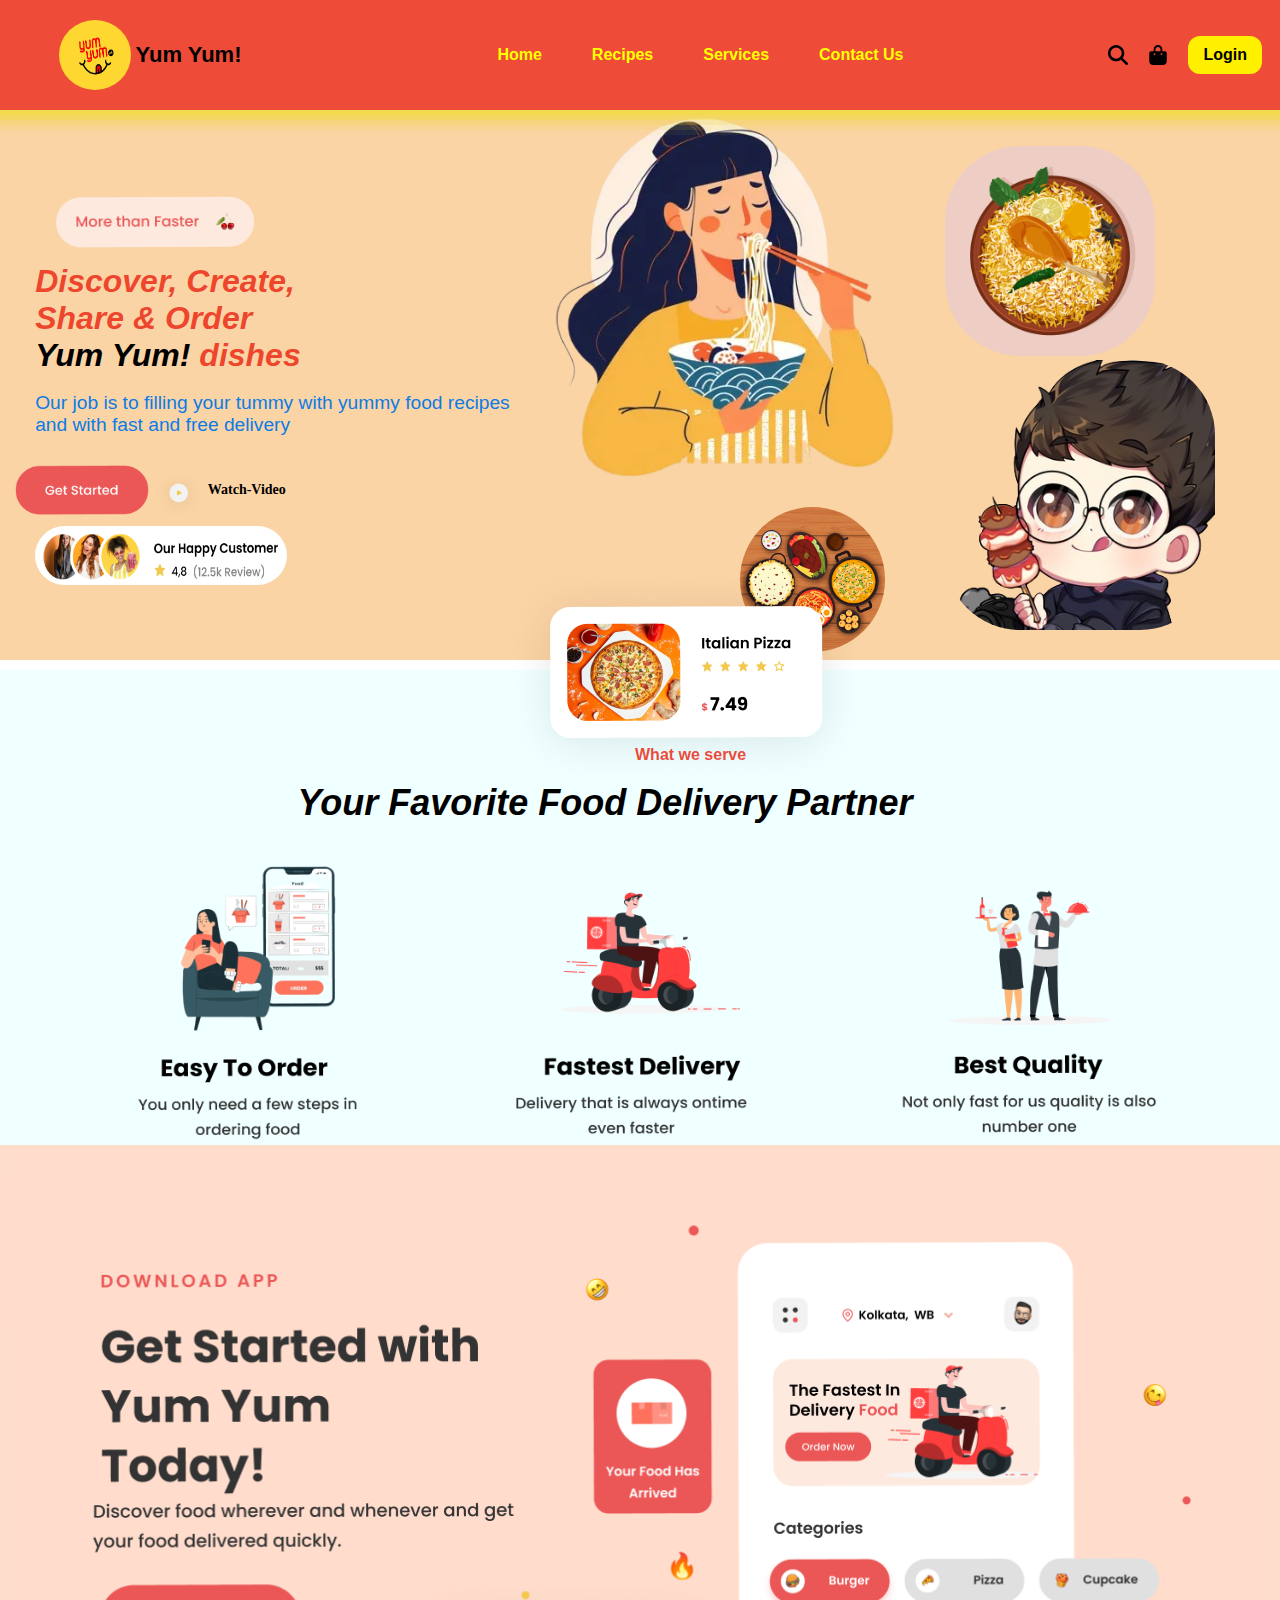
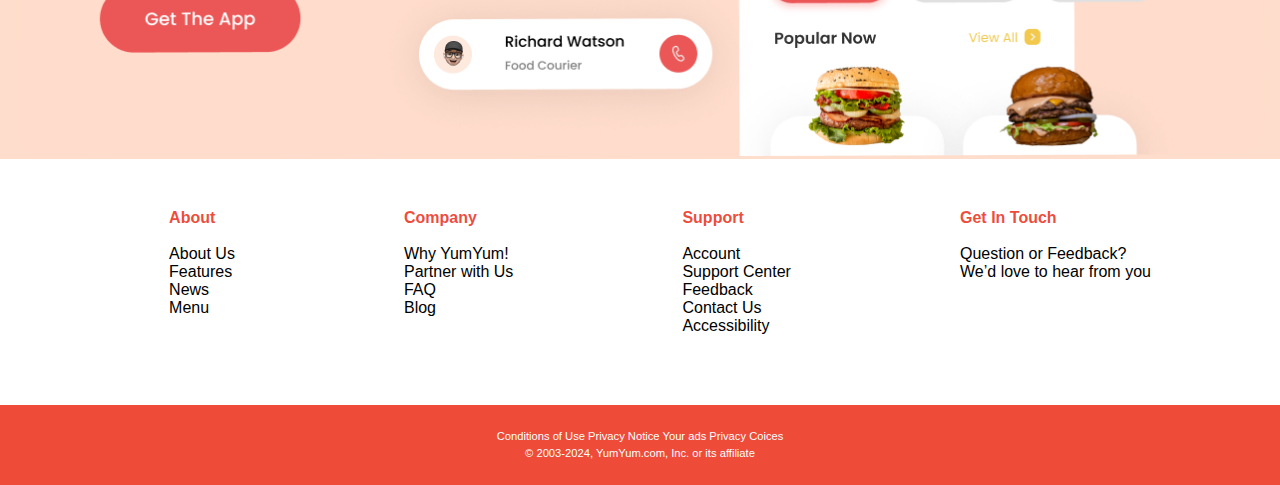
<file: index.html>
<!DOCTYPE html>
<html lang="en">

<head>
    <meta charset="UTF-8">
    <meta name="viewport" content="width=device-width, initial-scale=1.0">
    <title>YumYum.com</title>
    <link rel="stylesheet" href="style1.css">
</head>

<body>
    <header>
        <!-- nav bar -->
        <div class="navbar">
            <div class="nav-logo">
                <img src="Images/logo.png">
                <span>Yum Yum!</span>
                <!-- <span class="yum-part2">Yum</span> -->
            </div>

            <div class="nav-items">
                <ul>
                    <a href="#">
                        <li>Home</li>
                    </a>
                    <a href="index3.html">
                        <li>Recipes</li>
                    </a>
                    <a href="index2.html">
                        <li>Services </li>

                    </a>
                    <a href="contact.html">
                        <li>Contact Us</li>
                    </a>
                </ul>
            </div>
            <div class="nav-icons">
                <svg xmlns="http://www.w3.org/2000/svg" viewBox="0 0 512 512">
                    <path
                        d="M416 208c0 45.9-14.9 88.3-40 122.7L502.6 457.4c12.5 12.5 12.5 32.8 0 45.3s-32.8 12.5-45.3 0L330.7 376c-34.4 25.2-76.8 40-122.7 40C93.1 416 0 322.9 0 208S93.1 0 208 0S416 93.1 416 208zM208 352a144 144 0 1 0 0-288 144 144 0 1 0 0 288z" />
                </svg>

                <svg xmlns="http://www.w3.org/2000/svg" viewBox="0 0 448 512">
                    <path
                        d="M160 112c0-35.3 28.7-64 64-64s64 28.7 64 64v48H160V112zm-48 48H48c-26.5 0-48 21.5-48 48V416c0 53 43 96 96 96H352c53 0 96-43 96-96V208c0-26.5-21.5-48-48-48H336V112C336 50.1 285.9 0 224 0S112 50.1 112 112v48zm24 48a24 24 0 1 1 0 48 24 24 0 1 1 0-48zm152 24a24 24 0 1 1 48 0 24 24 0 1 1 -48 0z" />
                </svg>
                <div class="nav-btn">
                    <a href="/login.html"><button class="button" role="button">Login</button></a>
                </div>
            </div>
    </header>

    <!-- hero section -->
    <div class="hero-section">
        <div class="hero-tagline">

            <div class="hero1">
                <img src="Images/hero1.png" alt="">
            </div>
            <p>Discover, Create,</p>
            <p>Share & Order</p>
            <p><span>Yum Yum!</span> dishes</p> <br>
            <div class="description">
                Our job is to filling your tummy with yummy food recipes <br>
                and with fast and free delivery
            </div><br>

            <div class="getStart">
                <img src="Images/getStarted.png">
                <div class="vdo">
                    <img src="Images/vdo.png">
                </div>
                <span>Watch-</span>
                <span> Video</span>
            </div>
            <div class="rating">
                <img src="Images/rating.png">
            </div>
        </div>

        <div class="hero-img">
            <div class="hero-girl">
                <img src="Images/girl-removebg-preview.png">

                <div class="thali">
                    <img src="Images/thali.jpg">
                </div>

            </div>

            <div class="hero-boy">
                <div class="biryani">
                    <img src="Images/biryani.jpg">
                </div>
                <img src="Images/boy-removebg-preview.png">
            </div>
        </div>
    </div>
    <div class="catalog">
        <img src="Images/catalog.png">
        <p>What we serve</p>
    </div>

    <div class="hero-section2">
        <div class="line1">
            <h1>Your Favorite Food Delivery Partner</h1>
        </div>
        <div class="hero2img">
            <img src="Images/sec2.png">
        </div>
    </div>
    <div class="hero-section3">
        <img src="Images/sec3.png">
    </div>
</body>

<footer>
    <div class="foot">
        <div class="foot-panel1">
            <ul>
                <p>About</p> <br>
                <a>About Us</a>
                <a>Features</a>
                <a>News</a>
                <a>Menu</a>
            </ul>

            <ul>
                <p>Company</p> <br>
                <a>Why YumYum!</a>
                <a>Partner with Us</a>
                <a>FAQ</a>
                <a>Blog</a>
            </ul>

            <ul>
                <p>Support</p> <br>
                <a>Account</a>
                <a>Support Center</a>
                <a>Feedback</a>
                <a>Contact Us</a>
                <a>Accessibility</a>
            </ul>

            <ul>
                <p>Get In Touch</p> <br>
                <a>Question or Feedback?</a>
                <a>We’d love to hear from you</a>

            </ul>
        </div>


        <div class="foot-panel2">
            <div class="pages">
                <a>Conditions of Use</a>
                <a>Privacy Notice</a>
                <a>Your ads Privacy Coices</a>
            </div>

            <div class="copyright">
                &copy 2003-2024, YumYum.com, Inc. or its affiliate
            </div>
        </div>

    </div>
</footer>

</html>
</file>
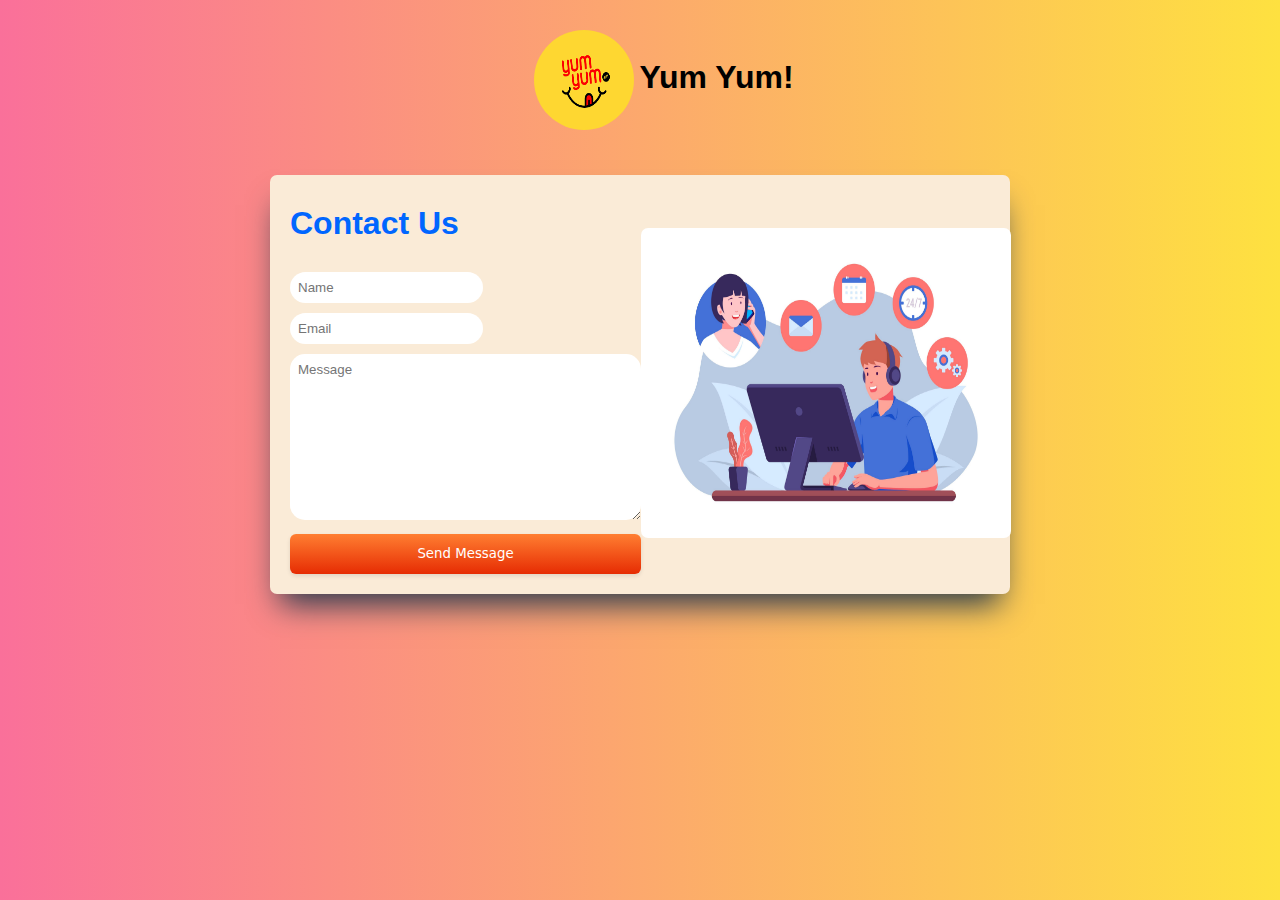
<file: contact.html>
<!DOCTYPE html>
<html lang="en">
<head>
    <meta charset="UTF-8">
    <meta name="viewport" content="width=device-width, initial-scale=1.0">
    <title>Contact Us-Yum Yum!</title>
    <link rel="stylesheet" href="contact.css">
</head>
<body>
        <div class="nav-logo">
            <img src="Images/logo.png">
            <span>Yum Yum!</span>
            
        </div>

    
    <div class="box">
        <div class="form">
            <form>
                <div class="form-contents">
                    <h1>Contact Us</h1>
                </div>

                <div class="form-contents">
                    <input type="text" placeholder="Name">
                </div>

                <div class="form-contents">
                    <input type="email" placeholder="Email">
                </div>

                <div class="form-contents">
                    <textarea name="" id="" cols="40" rows="10" placeholder="Message"></textarea>
                </div>
                <div class="form-contents">
                    <button class="button-42" role="button">Send Message</button>
                </div>
                
            </form>
        </div>
        <div class="image">
            <img src="Images/contact.jpg">
        </div>
    </div>
</body>
</html>
</file>
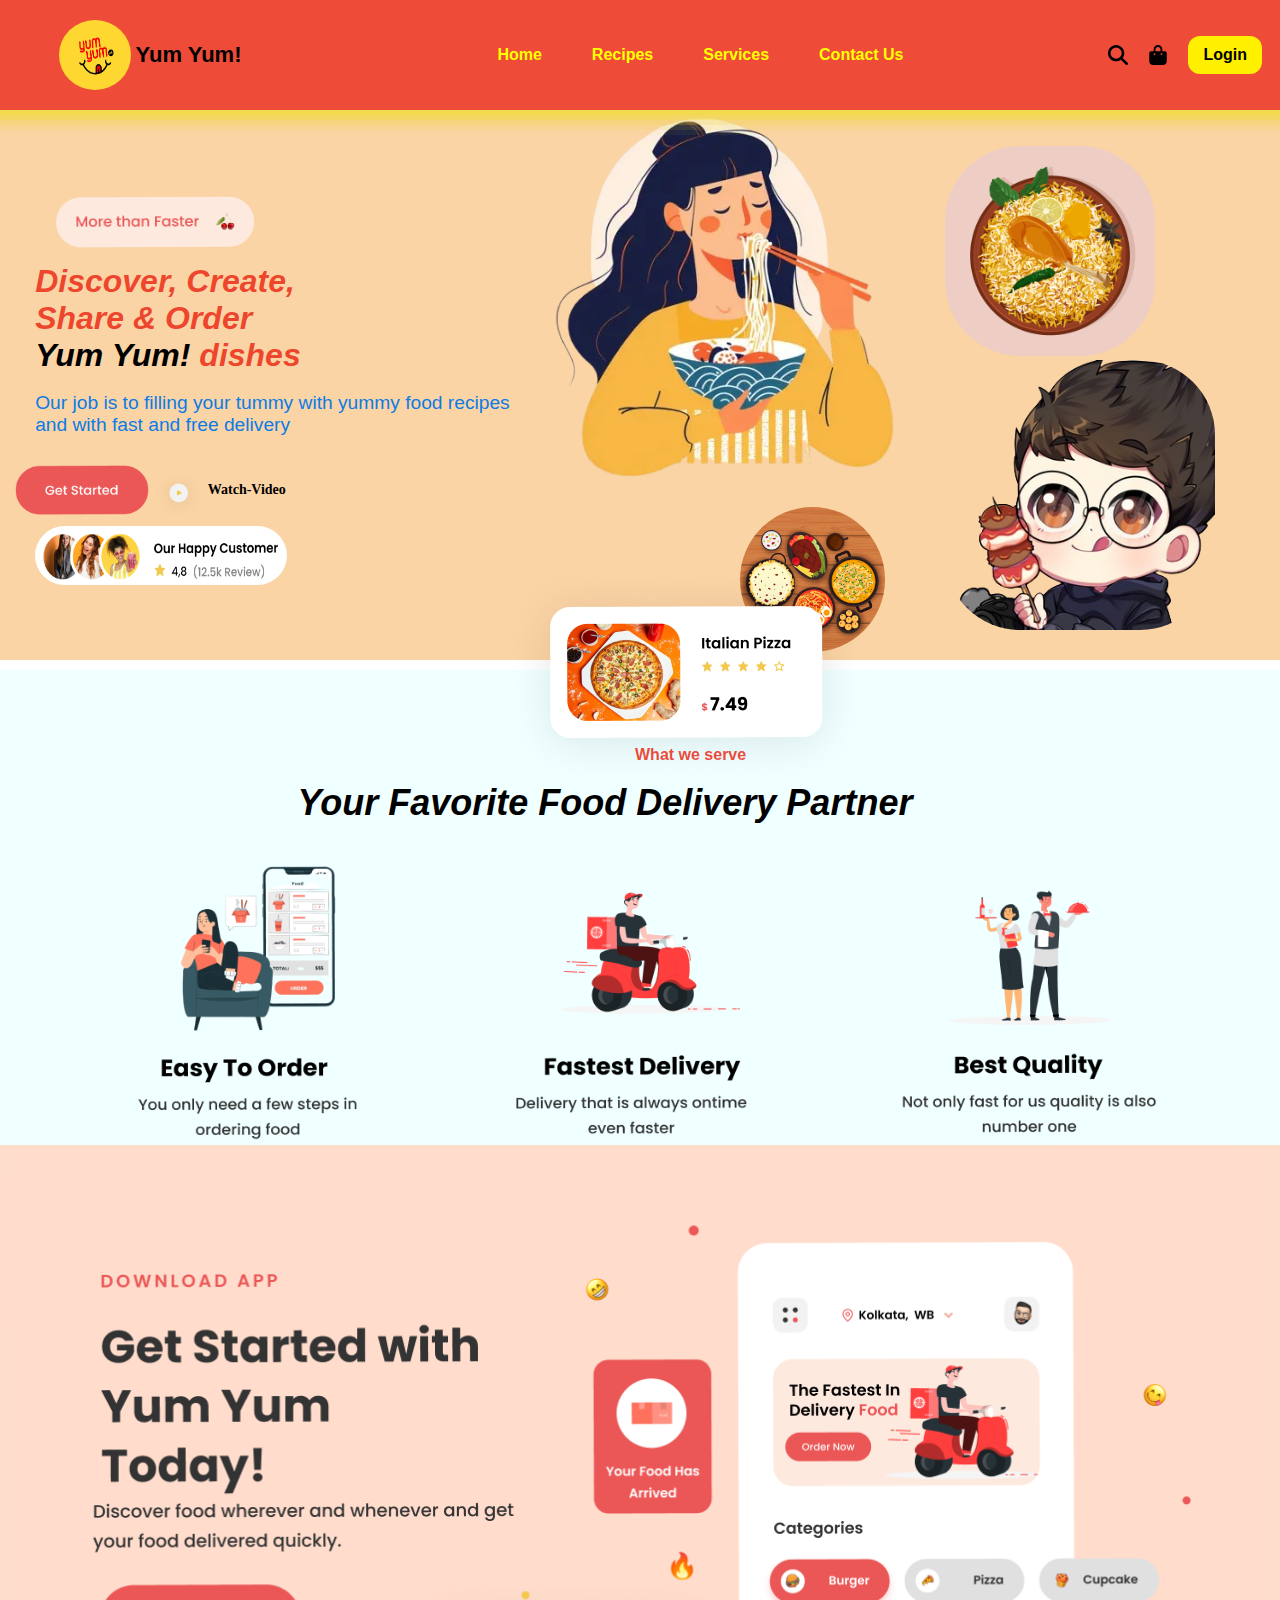
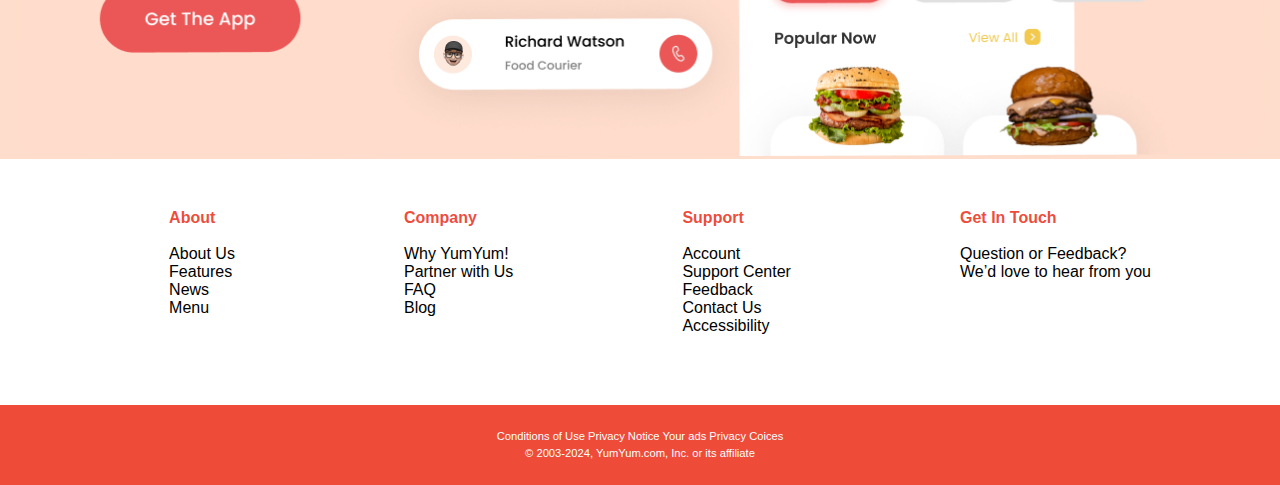
<file: index1.html>
<!DOCTYPE html>
<html lang="en">

<head>
    <meta charset="UTF-8">
    <meta name="viewport" content="width=device-width, initial-scale=1.0">
    <title>YumYum.com</title>
    <link rel="stylesheet" href="style1.css">
</head>

<body>
    <header>
        <!-- nav bar -->
        <div class="navbar">
            <div class="nav-logo">
                <img src="Images/logo.png">
                <span>Yum Yum!</span>
                <!-- <span class="yum-part2">Yum</span> -->
            </div>

            <div class="nav-items">
                <ul>
                    <a href="#">
                        <li>Home</li>
                    </a>
                    <a href="recipes">
                        <li>Recipes</li>
                    </a>
                    <a href="index2.html">
                        <li>Services </li>

                    </a>
                    <a href="contact.html">
                        <li>Contact Us</li>
                    </a>
                </ul>
            </div>
            <div class="nav-icons">
                <svg xmlns="http://www.w3.org/2000/svg" viewBox="0 0 512 512">
                    <path
                        d="M416 208c0 45.9-14.9 88.3-40 122.7L502.6 457.4c12.5 12.5 12.5 32.8 0 45.3s-32.8 12.5-45.3 0L330.7 376c-34.4 25.2-76.8 40-122.7 40C93.1 416 0 322.9 0 208S93.1 0 208 0S416 93.1 416 208zM208 352a144 144 0 1 0 0-288 144 144 0 1 0 0 288z" />
                </svg>

                <svg xmlns="http://www.w3.org/2000/svg" viewBox="0 0 448 512">
                    <path
                        d="M160 112c0-35.3 28.7-64 64-64s64 28.7 64 64v48H160V112zm-48 48H48c-26.5 0-48 21.5-48 48V416c0 53 43 96 96 96H352c53 0 96-43 96-96V208c0-26.5-21.5-48-48-48H336V112C336 50.1 285.9 0 224 0S112 50.1 112 112v48zm24 48a24 24 0 1 1 0 48 24 24 0 1 1 0-48zm152 24a24 24 0 1 1 48 0 24 24 0 1 1 -48 0z" />
                </svg>
                <div class="nav-btn">
                    <a href="/login.html"><button class="button" role="button">Login</button></a>
                </div>
            </div>
    </header>

    <!-- hero section -->
    <div class="hero-section">
        <div class="hero-tagline">

            <div class="hero1">
                <img src="Images/hero1.png" alt="">
            </div>
            <p>Discover, Create,</p>
            <p>Share & Order</p>
            <p><span>Yum Yum!</span> dishes</p> <br>
            <div class="description">
                Our job is to filling your tummy with yummy food recipes <br>
                and with fast and free delivery
            </div><br>

            <div class="getStart">
                <img src="Images/getStarted.png">
                <div class="vdo">
                    <img src="Images/vdo.png">
                </div>
                <span>Watch-</span>
                <span> Video</span>
            </div>
            <div class="rating">
                <img src="Images/rating.png">
            </div>
        </div>

        <div class="hero-img">
            <div class="hero-girl">
                <img src="Images/girl-removebg-preview.png">

                <div class="thali">
                    <img src="Images/thali.jpg">
                </div>

            </div>

            <div class="hero-boy">
                <div class="biryani">
                    <img src="Images/biryani.jpg">
                </div>
                <img src="Images/boy-removebg-preview.png">
            </div>
        </div>
    </div>
    <div class="catalog">
        <img src="Images/catalog.png">
        <p>What we serve</p>
    </div>

    <div class="hero-section2">
        <div class="line1">
            <h1>Your Favorite Food Delivery Partner</h1>
        </div>
        <div class="hero2img">
            <img src="Images/sec2.png">
        </div>
    </div>
    <div class="hero-section3">
        <img src="Images/sec3.png">
    </div>
</body>

<footer>
    <div class="foot">
        <div class="foot-panel1">
            <ul>
                <p>About</p> <br>
                <a>About Us</a>
                <a>Features</a>
                <a>News</a>
                <a>Menu</a>
            </ul>

            <ul>
                <p>Company</p> <br>
                <a>Why YumYum!</a>
                <a>Partner with Us</a>
                <a>FAQ</a>
                <a>Blog</a>
            </ul>

            <ul>
                <p>Support</p> <br>
                <a>Account</a>
                <a>Support Center</a>
                <a>Feedback</a>
                <a>Contact Us</a>
                <a>Accessibility</a>
            </ul>

            <ul>
                <p>Get In Touch</p> <br>
                <a>Question or Feedback?</a>
                <a>We’d love to hear from you</a>

            </ul>
        </div>


        <div class="foot-panel2">
            <div class="pages">
                <a>Conditions of Use</a>
                <a>Privacy Notice</a>
                <a>Your ads Privacy Coices</a>
            </div>

            <div class="copyright">
                &copy 2003-2024, YumYum.com, Inc. or its affiliate
            </div>
        </div>

    </div>
</footer>

</html>
</file>
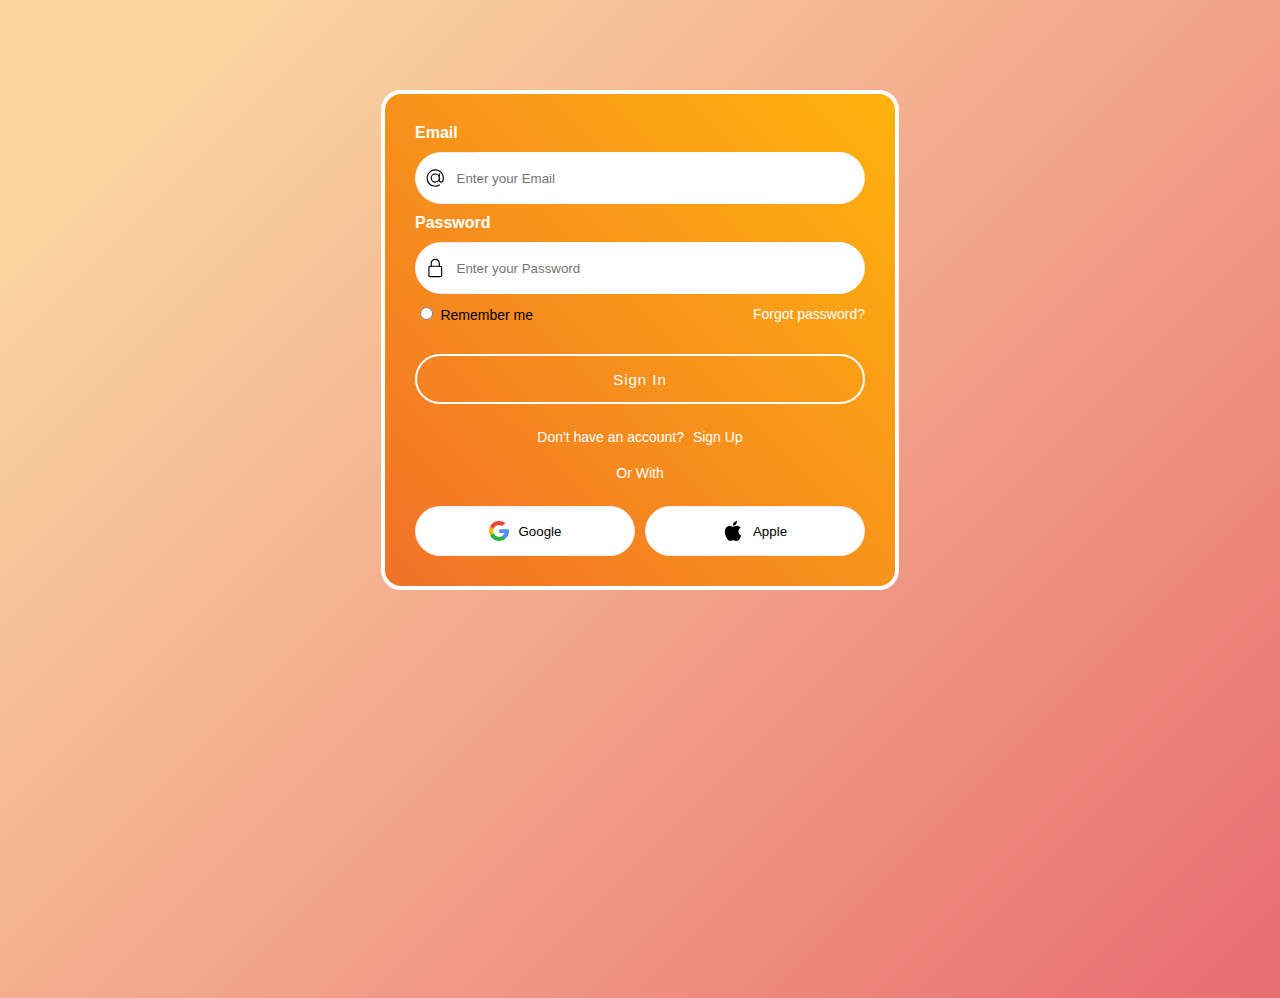
<file: login.html>
<!DOCTYPE html>
<html lang="en">

<head>
    <meta charset="UTF-8">
    <meta name="viewport" content="width=device-width, initial-scale=1.0">
    <title>Login</title>
    <link rel="stylesheet" href="login.css">
</head>

<body>
    <form class="form">
        <div class="flex-column">
            <label>Email</label>
        </div>
        <div class="inputForm">
            <svg xmlns="http://www.w3.org/2000/svg" width="20" viewBox="0 0 32 32" height="20">
                <g data-name="Layer 3" id="Layer_3">
                    <path
                        d="m30.853 13.87a15 15 0 0 0 -29.729 4.082 15.1 15.1 0 0 0 12.876 12.918 15.6 15.6 0 0 0 2.016.13 14.85 14.85 0 0 0 7.715-2.145 1 1 0 1 0 -1.031-1.711 13.007 13.007 0 1 1 5.458-6.529 2.149 2.149 0 0 1 -4.158-.759v-10.856a1 1 0 0 0 -2 0v1.726a8 8 0 1 0 .2 10.325 4.135 4.135 0 0 0 7.83.274 15.2 15.2 0 0 0 .823-7.455zm-14.853 8.13a6 6 0 1 1 6-6 6.006 6.006 0 0 1 -6 6z">
                    </path>
                </g>
            </svg>
            <input placeholder="Enter your Email" class="input" type="text" />
        </div>

        <div class="flex-column">
            <label>Password </label>
        </div>
        <div class="inputForm">
            <svg xmlns="http://www.w3.org/2000/svg" width="20" viewBox="-64 0 512 512" height="20">
                <path
                    d="m336 512h-288c-26.453125 0-48-21.523438-48-48v-224c0-26.476562 21.546875-48 48-48h288c26.453125 0 48 21.523438 48 48v224c0 26.476562-21.546875 48-48 48zm-288-288c-8.8125 0-16 7.167969-16 16v224c0 8.832031 7.1875 16 16 16h288c8.8125 0 16-7.167969 16-16v-224c0-8.832031-7.1875-16-16-16zm0 0">
                </path>
                <path
                    d="m304 224c-8.832031 0-16-7.167969-16-16v-80c0-52.929688-43.070312-96-96-96s-96 43.070312-96 96v80c0 8.832031-7.167969 16-16 16s-16-7.167969-16-16v-80c0-70.59375 57.40625-128 128-128s128 57.40625 128 128v80c0 8.832031-7.167969 16-16 16zm0 0">
                </path>
            </svg>
            <input placeholder="Enter your Password" class="input" type="password" />
        </div>

        <div class="flex-row">
            <div>
                <input type="radio" />
                <label>Remember me </label>
            </div>
            <span class="span">Forgot password?</span>
        </div>
        <button class="button-submit">Sign In</button>
        <p class="p">Don't have an account? <span class="span">Sign Up</span></p>
        <p class="p line">Or With</p>

        <div class="flex-row">
            <button class="btn google">
                <svg xml:space="preserve" style="enable-background:new 0 0 512 512;" viewBox="0 0 512 512" y="0px"
                    x="0px" xmlns:xlink="http://www.w3.org/1999/xlink" xmlns="http://www.w3.org/2000/svg" id="Layer_1"
                    width="20" version="1.1">
                    <path d="M113.47,309.408L95.648,375.94l-65.139,1.378C11.042,341.211,0,299.9,0,256
          c0-42.451,10.324-82.483,28.624-117.732h0.014l57.992,10.632l25.404,57.644c-5.317,15.501-8.215,32.141-8.215,49.456
          C103.821,274.792,107.225,292.797,113.47,309.408z" style="fill:#FBBB00;"></path>
                    <path d="M507.527,208.176C510.467,223.662,512,239.655,512,256c0,18.328-1.927,36.206-5.598,53.451
          c-12.462,58.683-45.025,109.925-90.134,146.187l-0.014-0.014l-73.044-3.727l-10.338-64.535
          c29.932-17.554,53.324-45.025,65.646-77.911h-136.89V208.176h138.887L507.527,208.176L507.527,208.176z"
                        style="fill:#518EF8;"></path>
                    <path d="M416.253,455.624l0.014,0.014C372.396,490.901,316.666,512,256,512
          c-97.491,0-182.252-54.491-225.491-134.681l82.961-67.91c21.619,57.698,77.278,98.771,142.53,98.771
          c28.047,0,54.323-7.582,76.87-20.818L416.253,455.624z" style="fill:#28B446;"></path>
                    <path d="M419.404,58.936l-82.933,67.896c-23.335-14.586-50.919-23.012-80.471-23.012
          c-66.729,0-123.429,42.957-143.965,102.724l-83.397-68.276h-0.014C71.23,56.123,157.06,0,256,0
          C318.115,0,375.068,22.126,419.404,58.936z" style="fill:#F14336;"></path>
                </svg>

                Google</button><button class="btn apple">
                <svg xml:space="preserve" style="enable-background:new 0 0 22.773 22.773;" viewBox="0 0 22.773 22.773"
                    y="0px" x="0px" xmlns:xlink="http://www.w3.org/1999/xlink" xmlns="http://www.w3.org/2000/svg"
                    id="Capa_1" width="20" height="20" version="1.1">
                    <g>
                        <g>
                            <path
                                d="M15.769,0c0.053,0,0.106,0,0.162,0c0.13,1.606-0.483,2.806-1.228,3.675c-0.731,0.863-1.732,1.7-3.351,1.573 c-0.108-1.583,0.506-2.694,1.25-3.561C13.292,0.879,14.557,0.16,15.769,0z">
                            </path>
                            <path
                                d="M20.67,16.716c0,0.016,0,0.03,0,0.045c-0.455,1.378-1.104,2.559-1.896,3.655c-0.723,0.995-1.609,2.334-3.191,2.334 c-1.367,0-2.275-0.879-3.676-0.903c-1.482-0.024-2.297,0.735-3.652,0.926c-0.155,0-0.31,0-0.462,0 c-0.995-0.144-1.798-0.932-2.383-1.642c-1.725-2.098-3.058-4.808-3.306-8.276c0-0.34,0-0.679,0-1.019 c0.105-2.482,1.311-4.5,2.914-5.478c0.846-0.52,2.009-0.963,3.304-0.765c0.555,0.086,1.122,0.276,1.619,0.464 c0.471,0.181,1.06,0.502,1.618,0.485c0.378-0.011,0.754-0.208,1.135-0.347c1.116-0.403,2.21-0.865,3.652-0.648 c1.733,0.262,2.963,1.032,3.723,2.22c-1.466,0.933-2.625,2.339-2.427,4.74C17.818,14.688,19.086,15.964,20.67,16.716z">
                            </path>
                        </g>
                    </g>
                </svg>

                Apple
            </button>
        </div>
    </form>

</body>

</html>
</file>
<file: style1.css>
* {
    margin: 0;
    font-family: Arial;
    /* it measures height & width of content including the border itself */
    border: border-box;
}

/* navbar */
.nav-items a {
    text-decoration: none;
}


.navbar {
    height: 110px;
    background-color:#eb2c17da ;
    color: white;
    display: flex;
    align-items: center;
    justify-content: space-between;
    box-shadow: rgba(240, 230, 46, 0.4) 0px 5px, rgba(240, 217, 46, 0.3) 0px 10px, rgba(240, 217, 46, 0.2) 0px 15px, rgba(240, 217, 46, 0.1) 0px 20px, rgba(240, 224, 46, 0.05) 0px 25px;
    position: sticky;
}

.nav-logo {
    margin-left: 48px;
    display: flex;
    justify-content: center;
    align-items: center;
    gap: 5px;
    font-weight: 600;
    font-size: 22px;
    color: black;
}

.nav-logo img {
    height: 70px;
    width: 35%;
    border-radius: 50%;
}

.nav-items ul {
    list-style: none;
    display: flex;
    justify-content: center;
    gap: 50px;
    font-size: 1em;
    font-weight: bolder;

}

.nav-items li {
    color: yellow;
    text-decoration: none;

}
/* .yum-part1 {
    color: black;
} */

/* .yum-part2 {
    color: #dff51a;
} */
.nav-items a:hover{
    cursor : pointer;
    font-size: 20px;
}
.button {
    background-color: #fff000;
    border-radius: 12px;
    color: #000;
    cursor: pointer;
    font-weight: bold;
    padding: 10px 15px;
    text-align: center;
    transition: 200ms;
    width: 100%;
    box-sizing: border-box;
    border: 0;
    font-size: 16px;
    user-select: none;
    -webkit-user-select: none;
    touch-action: manipulation;
}

.button:not(:disabled):hover,
.button:not(:disabled):focus {
    outline: 0;
    background: #f4e603;
    box-shadow: 0 0 0 2px rgba(0, 0, 0, .2), 0 3px 8px 0 rgba(0, 0, 0, .15);
}

.button:disabled {
    filter: saturate(0.2) opacity(0.5);
    -webkit-filter: saturate(0.2) opacity(0.5);
    cursor: not-allowed;
}

.nav-icons {
    display: flex;
    align-items: center;
    justify-content: center;
    gap: 20px;
    margin-right: 18px;
    
}

.nav-icons svg {
    height: 20px;
    width: 20px;
    margin: auto;
    cursor: pointer;
}

/* Hero section  */
.hero-section {
    height: 550px;
    display: flex;
    justify-content: space-evenly;
    align-items: center;
    background-color: rgb(251, 212, 165);
}

.hero-tagline p {
    font-size: 2em;
    font-weight: bolder;
    color: #eb2c17da;
    font-style: oblique;
}

.hero-tagline p span {
    color: #000;
    font-style: italic;
    font-weight: bolder;

}

.description {
    color: #0b7ce6;
    font-size: 1.2rem;
    font-weight: lighter;
}

.hero-section img {
    height: 100%;
    width: 90%;
    border-radius: 75px;
}

.hero1 img {
    width: 200px;
    height: 52px;
    left: 95.84px;
    padding: 11px 20px 11px 20px;
}

.getStart {
    width: 190px;
    height: 50px;
    top: 708.19px;
    left: 99.71px;
    padding: 11px 20px 11px 20px;
    display: flex;
    justify-content: center;
    align-items: space-between;
    border: none;
    /* background-color: #000;/ */
}

.vdo img {
    width: 59px;
    height: 59px;
    /* background-color: #000; */
}

.getStart span {
    font-family: Poppins;
    font-size: 14px;
    font-weight: 500;
    line-height: 30px;
    text-align: left;
    line-height: normal;
    margin-top: 17px;
    margin-left: none;
    font-weight: bold;
    /* background-color: #0b7ce6; */

}

.rating {
    height: 59px;
    width: 280px;
}

.hero-img {
    display: flex;
    align-items: center;
    justify-content: center;
}

.hero-boy {
    margin-top: 200px;
    position: relative;
}

.catalog {
    width: 250px;
    height: 110px;
    margin-left: 500px;
    border-radius: 20px;
    margin-top: -100px;
}
.thali img{
    height: 145px;
    width: 145px;
    margin-left: 195px;
    margin-bottom: 8px;
}
.biryani img{
    height: 210px;
    width: 210px;
    margin-top: -190px;
}
.catalog p{
    margin-left: 135px;
    margin-top: -50px;
    color: #eb2c17da;
    font-weight: bold;
}
.hero-section2{
    height: 475px;
    background-color: azure;
    display: flex;
    align-items: center;
    justify-content: center;
}
.line1 {
    margin-top: -210px;
    font-size: large;
    font-weight: bolder;
    font-style: italic;  
    display: flex;
    align-items: center;
    justify-content: center; 
    margin-left: 200px;
}
.hero2img img{
    margin-top: 180px;
    position: relative;
    height: 300px;
    width: 1070px;
    margin-left: -800px;
}

.hero-section3{
    height: 614px;
    background-color: #FFDDCC;
    display: flex;
    justify-content: center;
    align-self: center;
}
.questions h1{
    color: #eb2c17da;
    margin-top: 50px;
}
.hero-section3 img{
    height: 614px;
    width: 1250px;
}
.foot-panel1{
    margin-top: 50px;
    margin-bottom: 70px;
    display: flex;
    justify-content: space-evenly;
}
.foot-panel1 ul a{
    display: block;
}
.foot-panel1 ul p{
    font-weight: bold;
    color:#eb2c17da ;
}
.foot-panel2{
    background-color:#eb2c17da;
    height: 80px;
    color: white;
    font-size: 0.7rem;
    text-align:center;
}
.pages{
    padding-top: 25px;
}

.copyright{
    padding-top: 5px;    
}
</file>
<file: contact.css>
* {
    margin: 0;
    font-family: Arial;
    border: border-box;
}

body {
    background-color: #FAD961;
    background-image: linear-gradient(to right, #fa709a 0%, #fee140 100%);

}

.nav-logo {
    margin-left: 48px;
    display: flex;
    justify-content: center;
    align-items: center;
    gap: 5px;
    font-weight: 600;
    font-size: 22px;
    color: black;
}
span{
    margin-top: 25px;
    font-size: 2rem;
}
.nav-logo img {
    height: 100px;
    width: 100px;
    border-radius: 50%;
    margin-top: 30px;
}

.box {
    max-width: 700px;
    padding: 20px;
    background-color: antiquewhite;
    margin: 50px auto;
    box-shadow: rgb(38, 57, 77) 0px 20px 30px -10px;
    margin-top: 5vh;
    border-radius: 7px;
    display: flex;
    align-items: center;
    justify-content: space-between;
}

.form-contents {
    margin-top: 10px;

}

.form-contents h1 {
    margin-bottom: 30px;
    color: rgb(0, 102, 255);
}

.form-contents input {
    border-radius: 50px;
    padding: 8px;
    border: none;
}

.form-contents textarea {
    padding: 8px;
    border: none;
    border-radius: 15px;
}

.button-42 {
    background-color: initial;
    background-image: linear-gradient(-180deg, #FF7E31, #E62C03);
    border-radius: 6px;
    box-shadow: rgba(0, 0, 0, 0.1) 0 2px 4px;
    color: #FFFFFF;
    cursor: pointer;
    display: inline-block;
    font-family: Inter, -apple-system, system-ui, Roboto, "Helvetica Neue", Arial, sans-serif;
    height: 40px;
    line-height: 40px;
    outline: 0;
    overflow: hidden;
    padding: 0 20px;
    pointer-events: auto;
    position: relative;
    text-align: center;
    touch-action: manipulation;
    user-select: none;
    -webkit-user-select: none;
    vertical-align: top;
    white-space: nowrap;
    width: 100%;
    z-index: 9;
    border: 0;
    transition: box-shadow .2s;
}

.button-42:hover {
    box-shadow: rgba(253, 76, 0, 0.5) 0 3px 8px;
}
.image{
    object-fit: cover;
}
img {
    height: 310px;
    width: 370px;
    border-radius: 7px;
}
</file>
<file: login.css>
body{
    background-image: linear-gradient( 135deg, #FAD7A1 10%, #E96D71 100%);
    height: 100vh;
}
.form {
    margin: 10vh auto;
    display: flex;
    flex-direction: column;
    gap: 10px;
    background: linear-gradient(45deg, #f17228, #ffb30e);
    padding: 30px;
    width: 450px;
    border-radius: 20px;
    font-family: -apple-system, BlinkMacSystemFont, "Segoe UI", Roboto, Oxygen,
        Ubuntu, Cantarell, "Open Sans", "Helvetica Neue", sans-serif;
    transition: background 0.3s ease;
    border: 4px solid white;
}

.form:hover {
    background: linear-gradient(45deg, darkblue, skyblue);
}

::placeholder {
    font-family: -apple-system, BlinkMacSystemFont, "Segoe UI", Roboto, Oxygen,
        Ubuntu, Cantarell, "Open Sans", "Helvetica Neue", sans-serif;
}

.form button {
    align-self: flex-end;
}

.flex-column>label {
    color: white;
    font-weight: 600;
}

.inputForm {
    border: 1.5px solid #ecedec;
    border-radius: 10em;
    height: 50px;
    display: flex;
    align-items: center;
    padding-left: 10px;
    transition: 0.2s ease-in-out;
    background-color: white;
}

.input {
    margin-left: 10px;
    border-radius: 10rem;
    border: none;
    width: 100%;
    height: 100%;
}

.input:focus {
    outline: none;
}

.inputForm:focus-within {
    border: 1.5px solid orange;
}

.flex-row {
    display: flex;
    flex-direction: row;
    align-items: center;
    gap: 10px;
    justify-content: space-between;
}

.flex-row>div>label {
    font-size: 14px;
    color: black;
    font-weight: 400;
}

.span {
    font-size: 14px;
    margin-left: 5px;
    color: white;
    font-weight: 500;
    cursor: pointer;
}

.button-submit {
    position: relative;
    display: inline-block;
    padding: 15px 30px;
    text-align: center;
    letter-spacing: 1px;
    text-decoration: none;
    background: transparent;
    transition: ease-out 0.5s;
    border: 2px solid;
    border-radius: 10em;
    box-shadow: inset 0 0 0 0 blue;
    margin: 20px 0 10px 0;
    color: white;
    font-size: 15px;
    font-weight: 500;
    height: 50px;
    width: 100%;
    cursor: pointer;
}

.button-submit:hover {
    color: white;
    box-shadow: inset 0 -100px 0 0 royalblue;
}

.button-submit:active {
    transform: scale(0.9);
}

.p {
    text-align: center;
    color: white;
    font-size: 14px;
    margin: 5px 0;
}

.btn {
    margin-top: 10px;
    width: 100%;
    height: 50px;
    border-radius: 10em;
    display: flex;
    justify-content: center;
    align-items: center;
    font-weight: 500;
    gap: 10px;
    border: 1px solid #ededef;
    background-color: white;
    cursor: pointer;
    transition: 0.2s ease-in-out;
}

.btn:hover {
    border: 1px solid orange;
}
</file>
